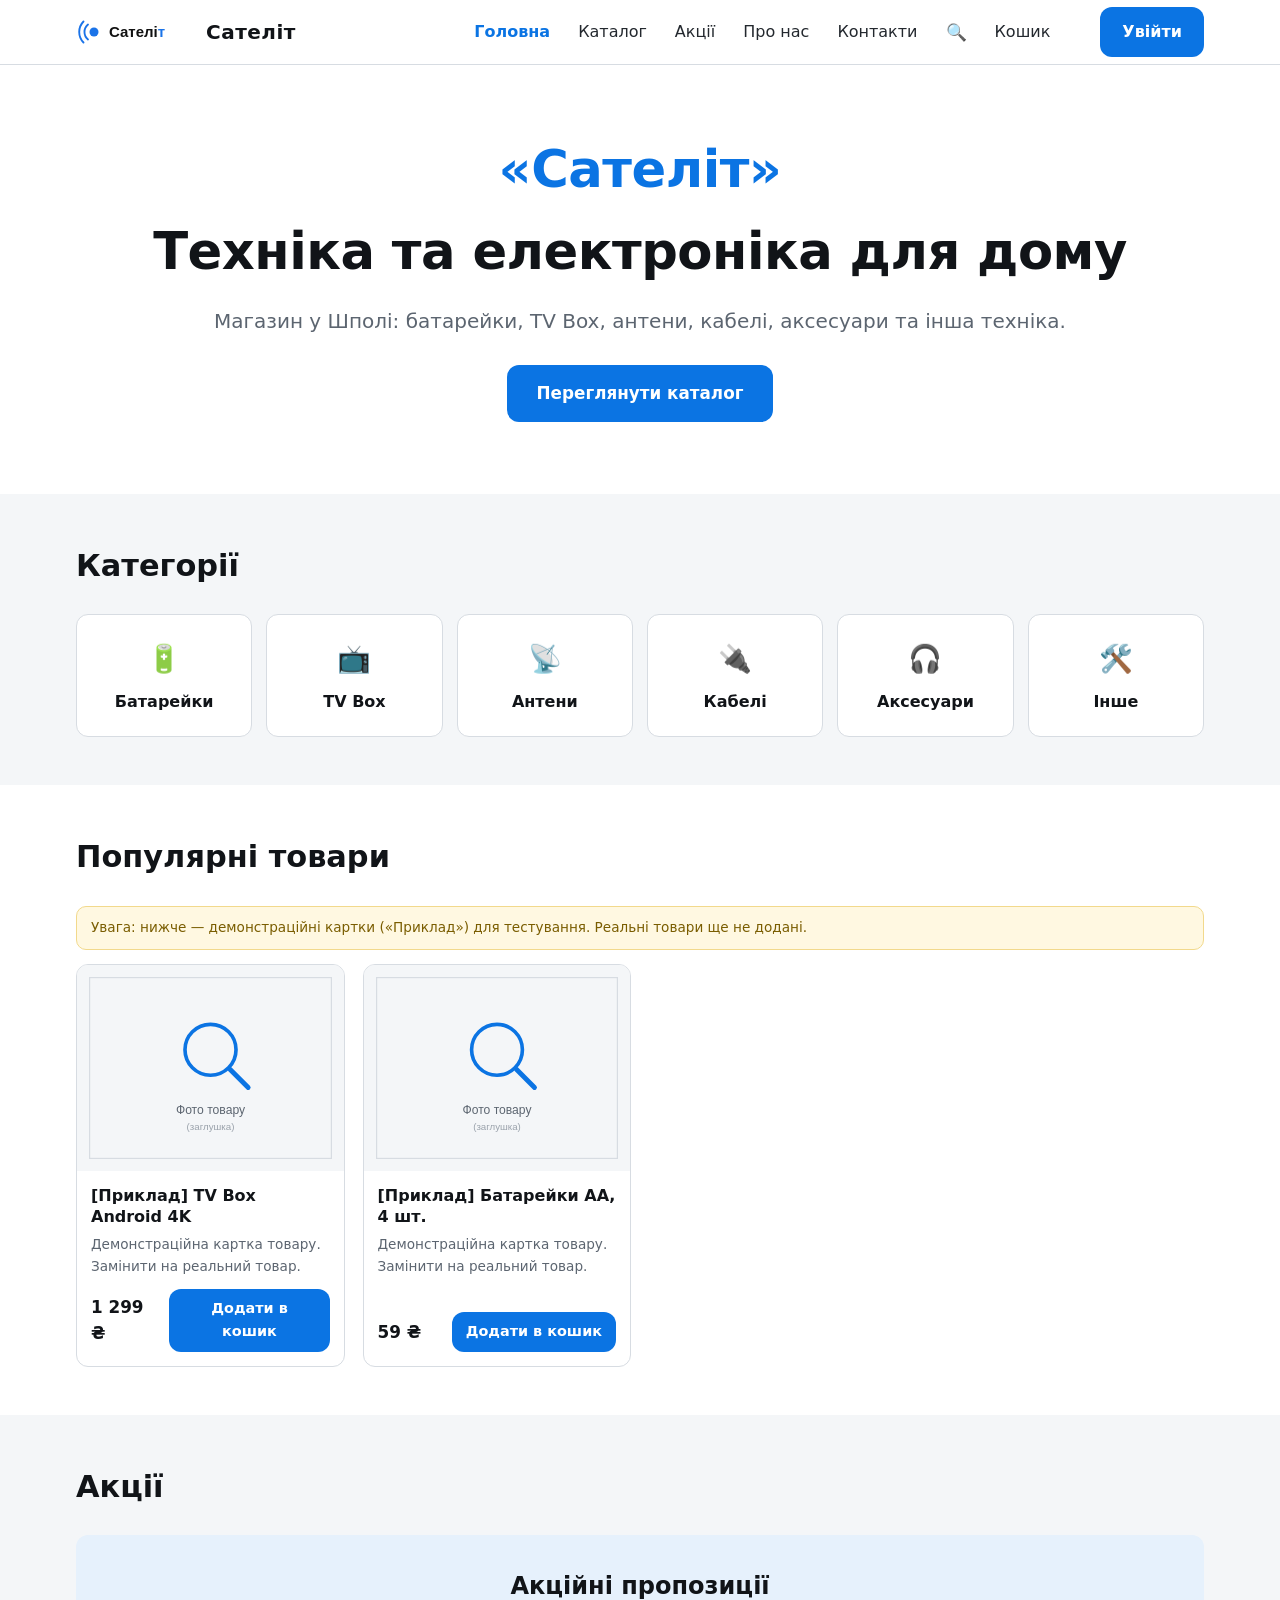
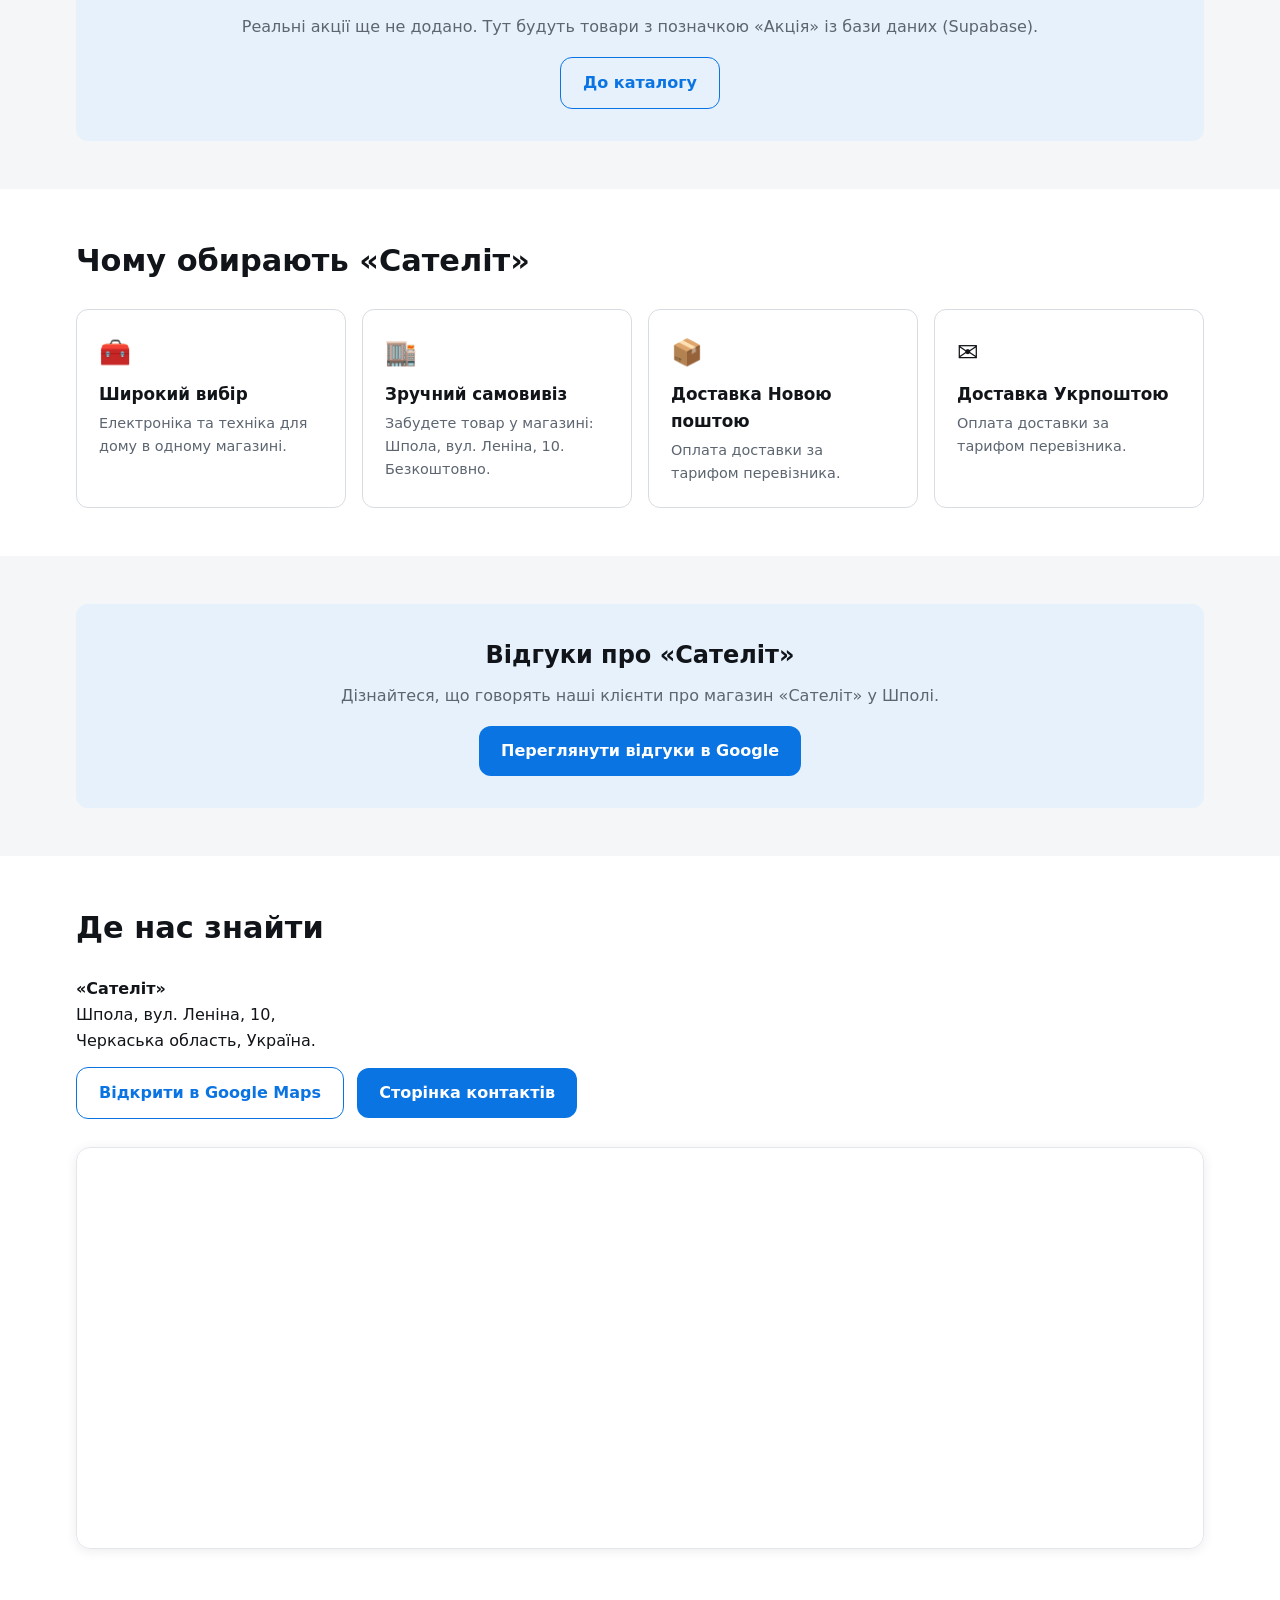
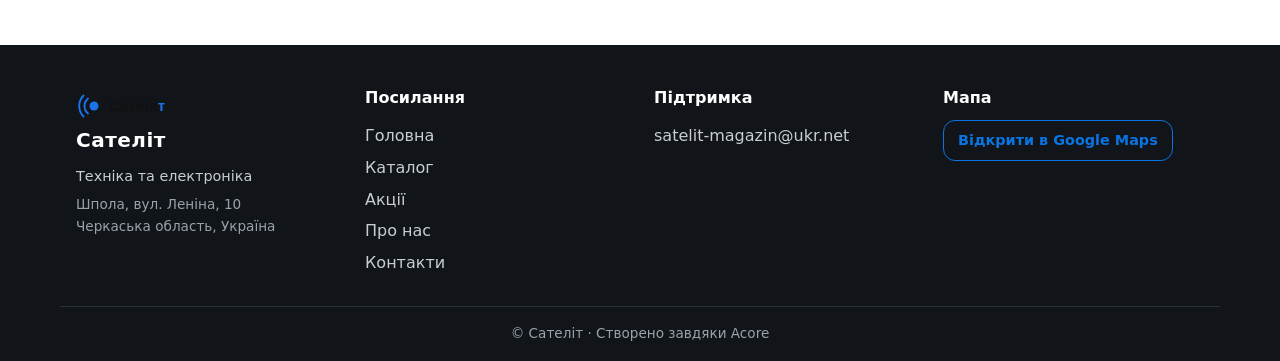
<file: index.html>
<!DOCTYPE html>
<html lang="uk">
<head>
  <meta charset="UTF-8">
  <meta name="viewport" content="width=device-width, initial-scale=1.0">
  <title>Сателіт — техніка та електроніка у Шполі</title>
  <meta name="description" content="Магазин техніки та електроніки «Сателіт» у Шполі. Батарейки, TV Box, антени, кабелі, аксесуари та інші товари.">
  <link rel="icon" href="assets/logo.svg" type="image/png">
  <!-- Open Graph (базові метадані) -->
  <meta property="og:title" content="Сателіт — техніка та електроніка у Шполі">
  <meta property="og:description" content="Магазин техніки та електроніки «Сателіт» у Шполі. Батарейки, TV Box, антени, кабелі, аксесуари та інші товари.">
  <meta property="og:type" content="website">
  <meta property="og:image" content="assets/logo.svg">
  <meta property="og:locale" content="uk_UA">
  <link rel="stylesheet" href="style.css">
  <script type="module" src="app.js"></script>
</head>
<body>
  <div id="header-mount"></div>

  <main>
    <!-- Hero -->
    <section class="hero container">
      <h1><span class="accent">«Сателіт»</span><br>Техніка та електроніка для дому</h1>
      <p>Магазин у Шполі: батарейки, TV Box, антени, кабелі, аксесуари та інша техніка.</p>
      <a href="catalog.html" class="btn btn-primary btn-lg">Переглянути каталог</a>
    </section>

    <!-- Категорії -->
    <section class="section section-alt" id="categories">
      <div class="container">
        <h2 class="section-title">Категорії</h2>
        <div class="category-grid">
          <a class="category-card" href="catalog.html?cat=batteries"><span class="cat-icon">🔋</span>Батарейки</a>
          <a class="category-card" href="catalog.html?cat=tvbox"><span class="cat-icon">📺</span>TV Box</a>
          <a class="category-card" href="catalog.html?cat=antennas"><span class="cat-icon">📡</span>Антени</a>
          <a class="category-card" href="catalog.html?cat=cables"><span class="cat-icon">🔌</span>Кабелі</a>
          <a class="category-card" href="catalog.html?cat=accessories"><span class="cat-icon">🎧</span>Аксесуари</a>
          <a class="category-card" href="catalog.html?cat=other"><span class="cat-icon">🛠️</span>Інше</a>
        </div>
      </div>
    </section>

    <!-- Популярні товари -->
    <section class="section" id="popular">
      <div class="container">
        <h2 class="section-title">Популярні товари</h2>
        <div class="demo-note">Увага: нижче — демонстраційні картки («Приклад») для тестування. Реальні товари ще не додані.</div>
        <div class="product-grid" id="featured-grid"><!-- рендериться з products.js --></div>
      </div>
    </section>

    <!-- Акції -->
    <section class="section section-alt" id="sales">
      <div class="container">
        <h2 class="section-title">Акції</h2>
        <div class="cta-box">
          <h2>Акційні пропозиції</h2>
          <p>Реальні акції ще не додано. Тут будуть товари з позначкою «Акція» із бази даних (Supabase).</p>
          <a href="catalog.html" class="btn btn-outline">До каталогу</a>
        </div>
      </div>
    </section>

    <!-- Переваги -->
    <section class="section" id="about">
      <div class="container">
        <h2 class="section-title">Чому обирають «Сателіт»</h2>
        <div class="features-grid">
          <div class="feature">
            <div class="feat-icon">🧰</div>
            <h3>Широкий вибір</h3>
            <p>Електроніка та техніка для дому в одному магазині.</p>
          </div>
          <div class="feature">
            <div class="feat-icon">🏬</div>
            <h3>Зручний самовивіз</h3>
            <p>Забудете товар у магазині: Шпола, вул. Леніна, 10. Безкоштовно.</p>
          </div>
          <div class="feature">
            <div class="feat-icon">📦</div>
            <h3>Доставка Новою поштою</h3>
            <p>Оплата доставки за тарифом перевізника.</p>
          </div>
          <div class="feature">
            <div class="feat-icon">✉️</div>
            <h3>Доставка Укрпоштою</h3>
            <p>Оплата доставки за тарифом перевізника.</p>
          </div>
        </div>
      </div>
    </section>

    <!-- Відгуки -->
    <section class="section section-alt" id="reviews">
      <div class="container">
        <div class="cta-box">
          <h2>Відгуки про «Сателіт»</h2>
          <p>Дізнайтеся, що говорять наші клієнти про магазин «Сателіт» у Шполі.</p>
          <a href="https://www.google.com/maps/place/%D0%9C%D0%B0%D0%B3%D0%B0%D0%B7%D0%B8%D0%BD+%22%D0%A1%D0%B0%D1%82%D0%B5%D0%BB%D1%96%D1%82%22/@49.0113539,31.3918269,336m/data=!3m1!1e3!4m17!1m8!3m7!1s0x40d17775f1491717:0xab36193c2da13de2!2z0LLRg9C70LjRhtGPINCb0LXQvdGW0L3QsCwgMTAsINCo0L_QvtC70LAsINCn0LXRgNC60LDRgdGM0LrQsCDQvtCx0LvQsNGB0YLRjCwgMjA2MDA!3b1!8m2!3d49.0113634!4d31.3927529!16s%2Fg%2F11p5zj7tl_!3m7!1s0x40d177b040f2557f:0x8bf52c4828e7bc8b!8m2!3d49.0113634!4d31.3927529!9m1!1b1!16s%2Fg%2F11f0333sd3?entry=ttu" target="_blank" rel="noopener" class="btn btn-primary">
            Переглянути відгуки в Google
          </a>
        </div>
      </div>
    </section>

    <!-- Контакти + мапа -->
    <section class="section" id="contacts-short">
      <div class="container">
        <h2 class="section-title">Де нас знайти</h2>
        <p><strong>«Сателіт»</strong><br>
        Шпола, вул. Леніна, 10,<br>
        Черкаська область, Україна.</p>
        <p style="margin-top:14px;">
          <a class="btn btn-outline" href="https://www.google.com/maps/place/%D0%9C%D0%B0%D0%B3%D0%B0%D0%B7%D0%B8%D0%BD+%22%D0%A1%D0%B0%D1%82%D0%B5%D0%BB%D1%96%D1%82%22/@49.0113539,31.3918269,336m/data=!3m1!1e3!4m17!1m8!3m7!1s0x40d17775f1491717:0xab36193c2da13de2!2z0LLRg9C70LjRhtGPINCb0LXQvdGW0L3QsCwgMTAsINCo0L_QvtC70LAsINCn0LXRgNC60LDRgdGM0LrQsCDQvtCx0LvQsNGB0YLRjCwgMjA2MDA!3b1!8m2!3d49.0113634!4d31.3927529!16s%2Fg%2F11p5zj7tl_!3m7!1s0x40d177b040f2557f:0x8bf52c4828e7bc8b!8m2!3d49.0113634!4d31.3927529!9m1!1b1!16s%2Fg%2F11f0333sd3?entry=ttu" target="_blank" rel="noopener">Відкрити в Google Maps</a>
          <a class="btn btn-primary" href="contacts.html" style="margin-left:8px;">Сторінка контактів</a>
        </p>
        <div class="map-wrap">
          <iframe
            class="map-frame"
            src="https://maps.google.com/maps?q=%D0%9C%D0%B0%D0%B3%D0%B0%D0%B7%D0%B8%D0%BD%20%D0%A1%D0%B0%D1%82%D0%B5%D0%BB%D1%96%D1%82%2C%20%D0%B2%D1%83%D0%BB.%20%D0%9B%D0%B5%D0%BD%D1%96%D0%BD%D0%B0%2010%2C%20%D0%A8%D0%BF%D0%BE%D0%BB%D0%B0%2C%20%D0%A7%D0%B5%D1%80%D0%BA%D0%B0%D1%81%D1%8C%D0%BA%D0%B0%20%D0%BE%D0%B1%D0%BB%D0%B0%D1%81%D1%82%D1%8C&ll=49.0113634,31.3927529&z=17&output=embed"
            width="100%"
            height="400"
            style="border:0;"
            allowfullscreen=""
            loading="lazy"
            referrerpolicy="no-referrer-when-downgrade"
            title="Мапа: Сателіт, Шпола, вул. Леніна, 10">
          </iframe>
        </div>
      </div>
    </section>
  </main>

  <div id="footer-mount"></div>

  <script type="module">
    // Рендер популярних товарів із products.js
    import { getProducts } from "./products.js";
    import { productCardHTML, bindAddToCartButtons } from "./app.js";

    const grid = document.getElementById("featured-grid");
    getProducts().then((products) => {
      const featured = products.filter((p) => p.featured);
      grid.innerHTML = featured.map(productCardHTML).join("");
      bindAddToCartButtons(grid);
    });
  </script>
</body>
</html>
</file>
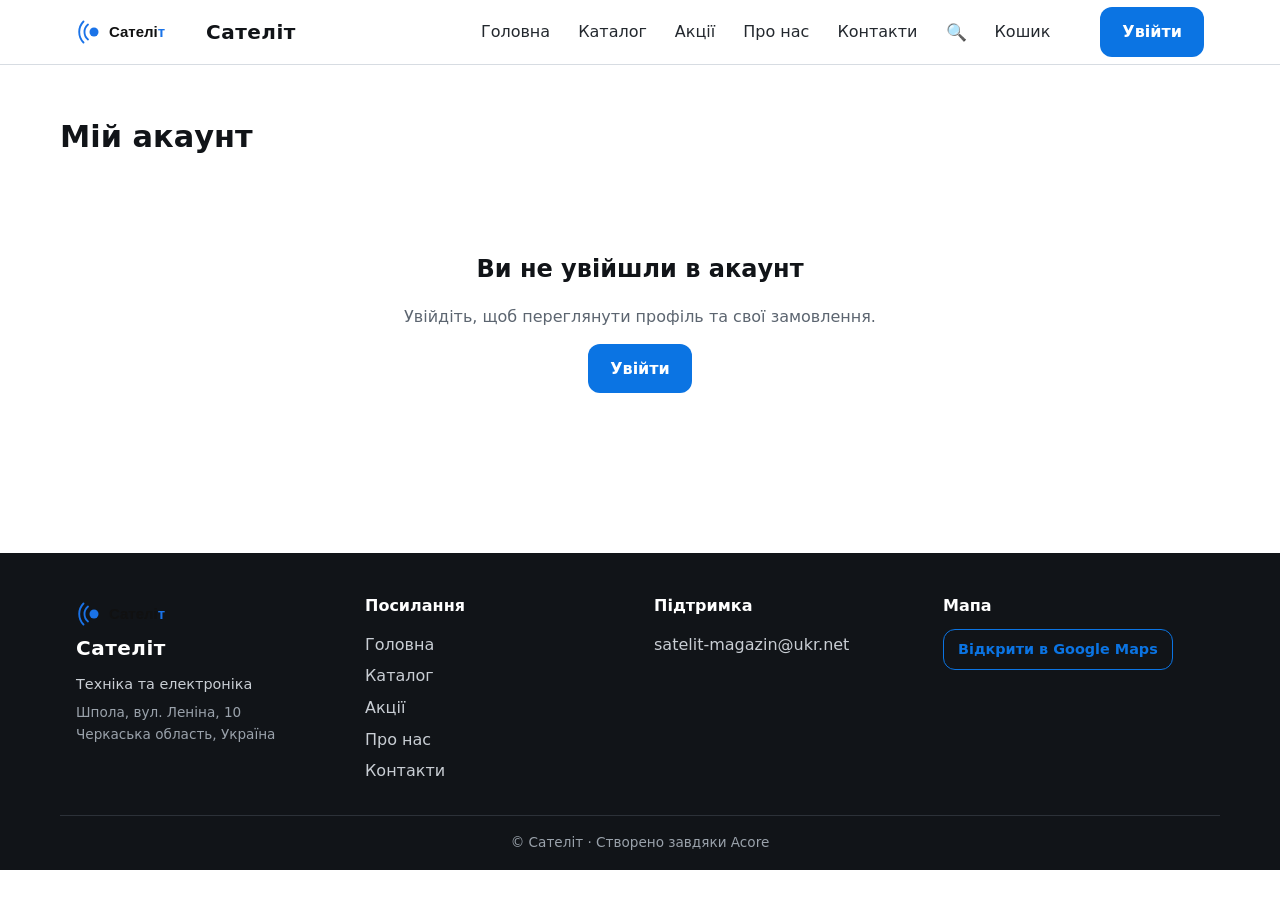
<file: account.html>
<!DOCTYPE html>
<html lang="uk">
<head>
  <meta charset="UTF-8">
  <meta name="viewport" content="width=device-width, initial-scale=1.0">
  <title>Мій акаунт — Сателіт</title>
  <meta name="description" content="Особистий кабінет клієнта магазину «Сателіт»: профіль та замовлення.">
  <link rel="icon" href="assets/logo.svg" type="image/svg+xml">
  <link rel="stylesheet" href="style.css">
  <script type="module" src="app.js"></script>
</head>
<body>
  <div id="header-mount"></div>

  <main class="container section">
    <h1 class="section-title">Мій акаунт</h1>

    <div id="account-guest" hidden>
      <div class="empty-state">
        <h2>Ви не увійшли в акаунт</h2>
        <p>Увійдіть, щоб переглянути профіль та свої замовлення.</p>
        <a href="login.html" class="btn btn-primary" style="margin-top:14px;">Увійти</a>
      </div>
    </div>

    <div id="account-body" hidden>
      <section class="section-alt" style="border-radius:12px;padding:22px;margin-bottom:18px;">
        <h2 style="font-size:1.1rem;margin-bottom:10px;">Дані профілю</h2>
        <ul class="info-list">
          <li><strong>Email:</strong> <span id="acc-email">—</span></li>
          <li><strong>Ім'я:</strong> <span id="acc-name">—</span></li>
          <li><strong>Телефон:</strong> <span id="acc-phone">—</span></li>
        </ul>
      </section>

      <!-- Панель адміністратора: видно лише адмінам -->
      <section id="admin-panel" hidden style="border-radius:12px;border:1px solid var(--blue);padding:22px;margin-bottom:18px;background:var(--blue-light);">
        <h2 style="font-size:1.1rem;margin-bottom:10px;">Адмін: додавання товарів із таблиці</h2>
        <p style="font-size:.9rem;margin-bottom:10px;">Завантажте .xlsx / .xls / .csv (колони: Назва, Ціна, Категорія, Опис, Фото, Залишок). Кожен рядок перевіряє ШІ gemma.</p>
        <input type="file" id="import-file" accept=".xlsx,.xls,.csv" class="field-input" style="margin-bottom:10px;">
        <label class="radio-row"><input type="checkbox" id="import-ai" checked> Перевіряти рядки через ШІ (gemma)</label>
        <button class="btn btn-primary" id="import-btn" type="button">Імпортувати товари</button>
        <pre id="import-result" style="white-space:pre-wrap;font-size:.85rem;margin-top:10px;"></pre>
      </section>

      <section style="border-radius:12px;border:1px solid var(--gray-300);padding:22px;margin-bottom:18px;">
        <h2 style="font-size:1.1rem;margin-bottom:10px;">Мої замовлення</h2>
        <p class="demo-note" id="orders-note">Тут з'явиться історія ваших замовлень.</p>
        <ul id="orders-list" class="info-list"></ul>
      </section>

      <button class="btn btn-outline" id="logout-btn">Вийти</button>
    </div>
  </main>

  <div id="footer-mount"></div>

  <script type="module">
    import { getCurrentUser, signOutUser, getMyOrders } from "./auth.js";
    import { formatPrice } from "./products.js";
    import { importProductsTable } from "./backend.js";

    const guest = document.getElementById("account-guest");
    const body = document.getElementById("account-body");

    const user = await getCurrentUser();
    if (!user) {
      guest.hidden = false;
    } else {
      body.hidden = false;
      document.getElementById("acc-email").textContent = user.email || "—";
      document.getElementById("acc-name").textContent = user.displayName || "—";
      document.getElementById("acc-phone").textContent = user.phone || "—";

      if (user.isAdmin) {
        const panel = document.getElementById("admin-panel");
        panel.hidden = false;
        document.getElementById("import-btn").addEventListener("click", async () => {
          const fileEl = document.getElementById("import-file");
          const out = document.getElementById("import-result");
          if (!fileEl.files[0]) { out.textContent = "Спершу оберіть файл таблиці."; return; }
          out.textContent = "Імпортую… (ШІ-перевірка може зайняти час)";
          try {
            const res = await importProductsTable(fileEl.files[0], document.getElementById("import-ai").checked);
            let txt = `Додано: ${res.added}\n`;
            if (res.skipped?.length) txt += "Пропущено:\n" + res.skipped.map(s => `  ряд. ${s.row}: ${s.reason}`).join("\n") + "\n";
            if (res.aiRejected?.length) txt += "Відхилено ШІ (gemma):\n" + res.aiRejected.map(s => `  ряд. ${s.row} «${s.name}»: ${s.reason}`).join("\n") + "\n";
            out.textContent = txt;
          } catch (err) {
            out.textContent = "Помилка імпорту: " + err.message;
          }
        });
      }

      try {
        const orders = await getMyOrders();
        const list = document.getElementById("orders-list");
        const note = document.getElementById("orders-note");
        if (orders.length === 0) {
          note.textContent = "У вас ще немає замовлень.";
        } else {
          note.hidden = true;
          for (const o of orders) {
            const li = document.createElement("li");
            const date = new Date(o.createdAt).toLocaleDateString("uk-UA");
            const itemsCount = Array.isArray(o.items) ? o.items.length : 0;
            li.innerHTML = `<strong>Замовлення від ${date}</strong> — ${itemsCount} поз. · ${formatPrice(o.total)} · статус: ${o.status}`;
            list.appendChild(li);
          }
        }
      } catch (err) {
        console.error(err);
        document.getElementById("orders-note").textContent =
          "Не вдалося завантажити замовлення. Спробуйте оновити сторінку.";
      }
    }

    document.getElementById("logout-btn").addEventListener("click", async () => {
      await signOutUser();
      location.href = "index.html";
    });
  </script>
</body>
</html>
</file>
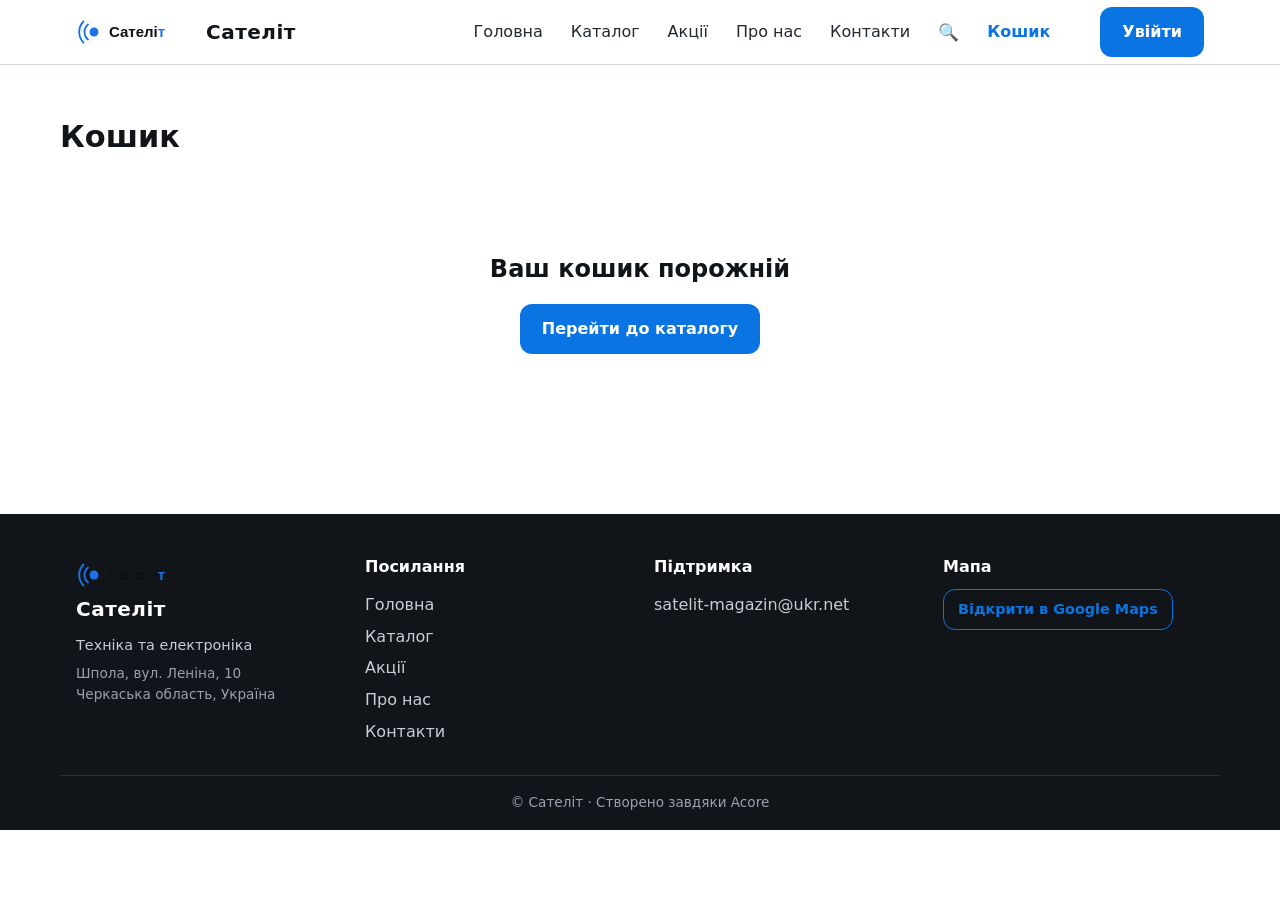
<file: cart.html>
<!DOCTYPE html>
<html lang="uk">
<head>
  <meta charset="UTF-8">
  <meta name="viewport" content="width=device-width, initial-scale=1.0">
  <title>Кошик — Сателіт</title>
  <meta name="description" content="Кошик магазину «Сателіт»: товари, кількість та сума замовлення у гривнях.">
  <link rel="icon" href="assets/logo.svg" type="image/png">
  <meta property="og:title" content="Кошик — Сателіт">
  <meta property="og:type" content="website">
  <meta property="og:image" content="assets/logo.svg">
  <meta property="og:locale" content="uk_UA">
  <link rel="stylesheet" href="style.css">
  <script type="module" src="app.js"></script>
</head>
<body>
  <div id="header-mount"></div>

  <main class="container section">
    <h1 class="section-title">Кошик</h1>
    <div id="cart-content"><!-- рендериться --></div>
  </main>

  <div id="footer-mount"></div>

  <script type="module">
    import { getCart, saveCart } from "./app.js";
    import { formatPrice } from "./products.js";

    const mount = document.getElementById("cart-content");

    function render() {
      const cart = getCart();

      if (cart.length === 0) {
        mount.innerHTML = `
          <div class="empty-state">
            <h2>Ваш кошик порожній</h2>
            <a href="catalog.html" class="btn btn-primary">Перейти до каталогу</a>
          </div>`;
        return;
      }

      const rows = cart.map((item) => `
        <tr>
          <td>${item.name}</td>
          <td>
            <span class="qty-controls">
              <button class="qty-btn" data-action="dec" data-id="${item.id}" aria-label="Менше">−</button>
              ${item.qty}
              <button class="qty-btn" data-action="inc" data-id="${item.id}" aria-label="Більше">+</button>
            </span>
          </td>
          <td>${formatPrice(item.price * item.qty)}</td>
          <td><button class="qty-btn" data-action="remove" data-id="${item.id}" aria-label="Видалити">✕</button></td>
        </tr>`).join("");

      const total = cart.reduce((s, i) => s + i.price * i.qty, 0);

      mount.innerHTML = `
        <table class="cart-table">
          <thead><tr><th>Товар</th><th>Кількість</th><th>Ціна</th><th></th></tr></thead>
          <tbody>${rows}</tbody>
        </table>
        <div class="cart-summary">
          <p class="cart-total">Разом: ${formatPrice(total)}</p>
          <a href="checkout.html" class="btn btn-primary btn-lg">Оформити замовлення</a>
        </div>`;

      mount.querySelectorAll("[data-action]").forEach((btn) => {
        btn.addEventListener("click", () => {
          const cart = getCart();
          const item = cart.find((i) => i.id === btn.dataset.id);
          if (!item) return;
          if (btn.dataset.action === "inc") item.qty += 1;
          if (btn.dataset.action === "dec") item.qty = Math.max(1, item.qty - 1);
          if (btn.dataset.action === "remove") {
            const idx = cart.indexOf(item);
            cart.splice(idx, 1);
          }
          saveCart(cart);
          render();
        });
      });
    }

    render();
  </script>
</body>
</html>
</file>
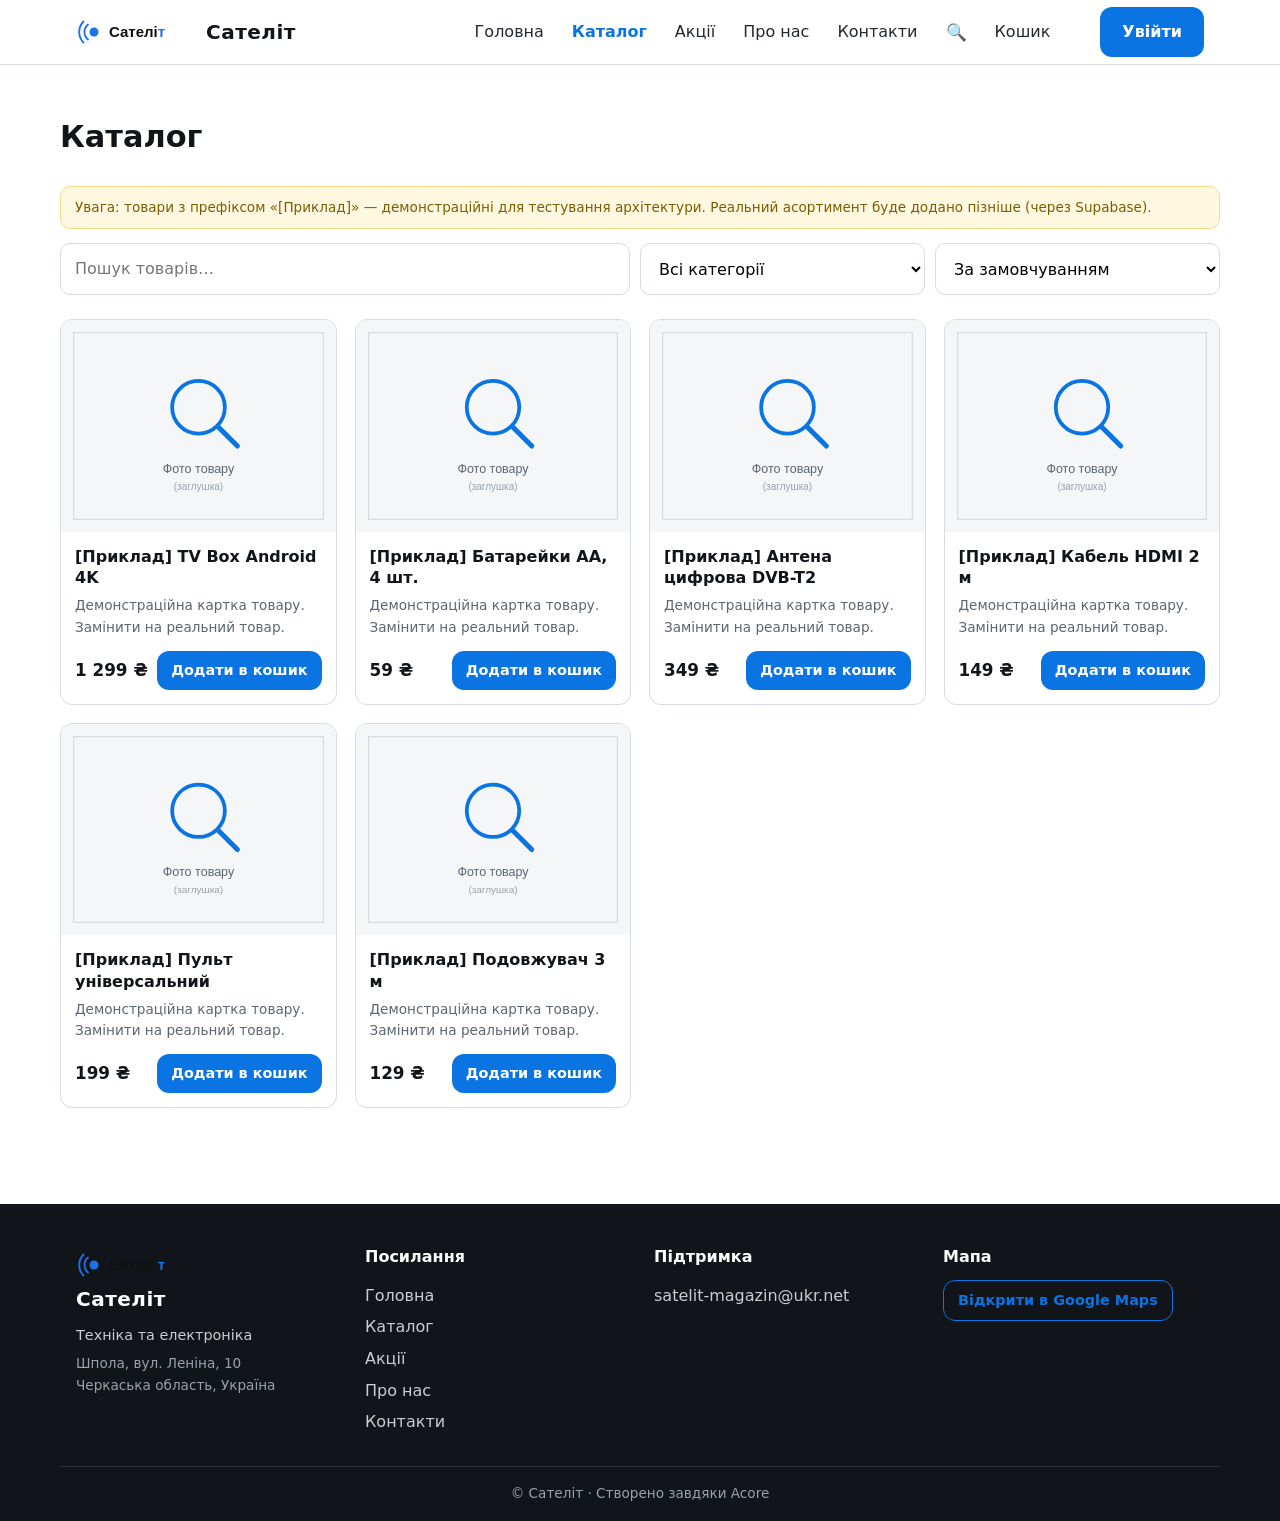
<file: catalog.html>
<!DOCTYPE html>
<html lang="uk">
<head>
  <meta charset="UTF-8">
  <meta name="viewport" content="width=device-width, initial-scale=1.0">
  <title>Каталог — Сателіт | Техніка та електроніка у Шполі</title>
  <meta name="description" content="Каталог магазину «Сателіт»: батарейки, TV Box, антени, кабелі, аксесуари та інша електроніка. Ціни у гривнях.">
  <link rel="icon" href="assets/logo.svg" type="image/png">
  <meta property="og:title" content="Каталог — Сателіт">
  <meta property="og:description" content="Каталог техніки та електроніки магазину «Сателіт» у Шполі.">
  <meta property="og:type" content="website">
  <meta property="og:image" content="assets/logo.svg">
  <meta property="og:locale" content="uk_UA">
  <link rel="stylesheet" href="style.css">
  <script type="module" src="app.js"></script>
</head>
<body>
  <div id="header-mount"></div>

  <main class="container section">
    <h1 class="section-title">Каталог</h1>

    <div class="demo-note">Увага: товари з префіксом «[Приклад]» — демонстраційні для тестування архітектури. Реальний асортимент буде додано пізніше (через Supabase).</div>

    <!-- Панель фільтрів -->
    <div class="catalog-toolbar">
      <input type="search" id="search-input" class="field-input" placeholder="Пошук товарів…" aria-label="Пошук">
      <select id="category-select" class="field-input" aria-label="Категорія">
        <option value="">Всі категорії</option>
      </select>
      <select id="sort-select" class="field-input" aria-label="Сортування">
        <option value="default">За замовчуванням</option>
        <option value="price-asc">Ціна: від дешевших</option>
        <option value="price-desc">Ціна: від дорожчих</option>
        <option value="name">За назвою</option>
      </select>
    </div>

    <div class="product-grid" id="catalog-grid"></div>
    <p id="no-results" class="empty-state" hidden>Нічого не знайдено. Спробуйте змінити запит.</p>
  </main>

  <div id="footer-mount"></div>

  <script type="module">
    import { getProducts, CATEGORIES } from "./products.js";
    import { productCardHTML, bindAddToCartButtons } from "./app.js";

    const grid = document.getElementById("catalog-grid");
    const searchInput = document.getElementById("search-input");
    const catSelect = document.getElementById("category-select");
    const sortSelect = document.getElementById("sort-select");
    const noResults = document.getElementById("no-results");

    let allProducts = [];

    // Заповнити список категорій
    CATEGORIES.forEach((c) => {
      const opt = document.createElement("option");
      opt.value = c.id;
      opt.textContent = c.name;
      catSelect.appendChild(opt);
    });

    // Категорія з URL (?cat=tvbox) — для посилань із головної
    const urlCat = new URLSearchParams(location.search).get("cat");
    if (urlCat && CATEGORIES.some((c) => c.id === urlCat)) catSelect.value = urlCat;

    function render() {
      const q = searchInput.value.trim().toLowerCase();
      const cat = catSelect.value;
      const sort = sortSelect.value;

      let list = allProducts.filter((p) => {
        const matchCat = !cat || p.category === cat;
        const matchQ = !q || p.name.toLowerCase().includes(q) || p.description.toLowerCase().includes(q);
        return matchCat && matchQ;
      });

      if (sort === "price-asc") list.sort((a, b) => a.price - b.price);
      if (sort === "price-desc") list.sort((a, b) => b.price - a.price);
      if (sort === "name") list.sort((a, b) => a.name.localeCompare(b.name, "uk"));

      grid.innerHTML = list.map(productCardHTML).join("");
      noResults.hidden = list.length > 0;
      bindAddToCartButtons(grid);
    }

    getProducts().then((products) => {
      allProducts = products;
      render();
    });

    searchInput.addEventListener("input", render);
    catSelect.addEventListener("change", render);
    sortSelect.addEventListener("change", render);
  </script>
</body>
</html>
</file>
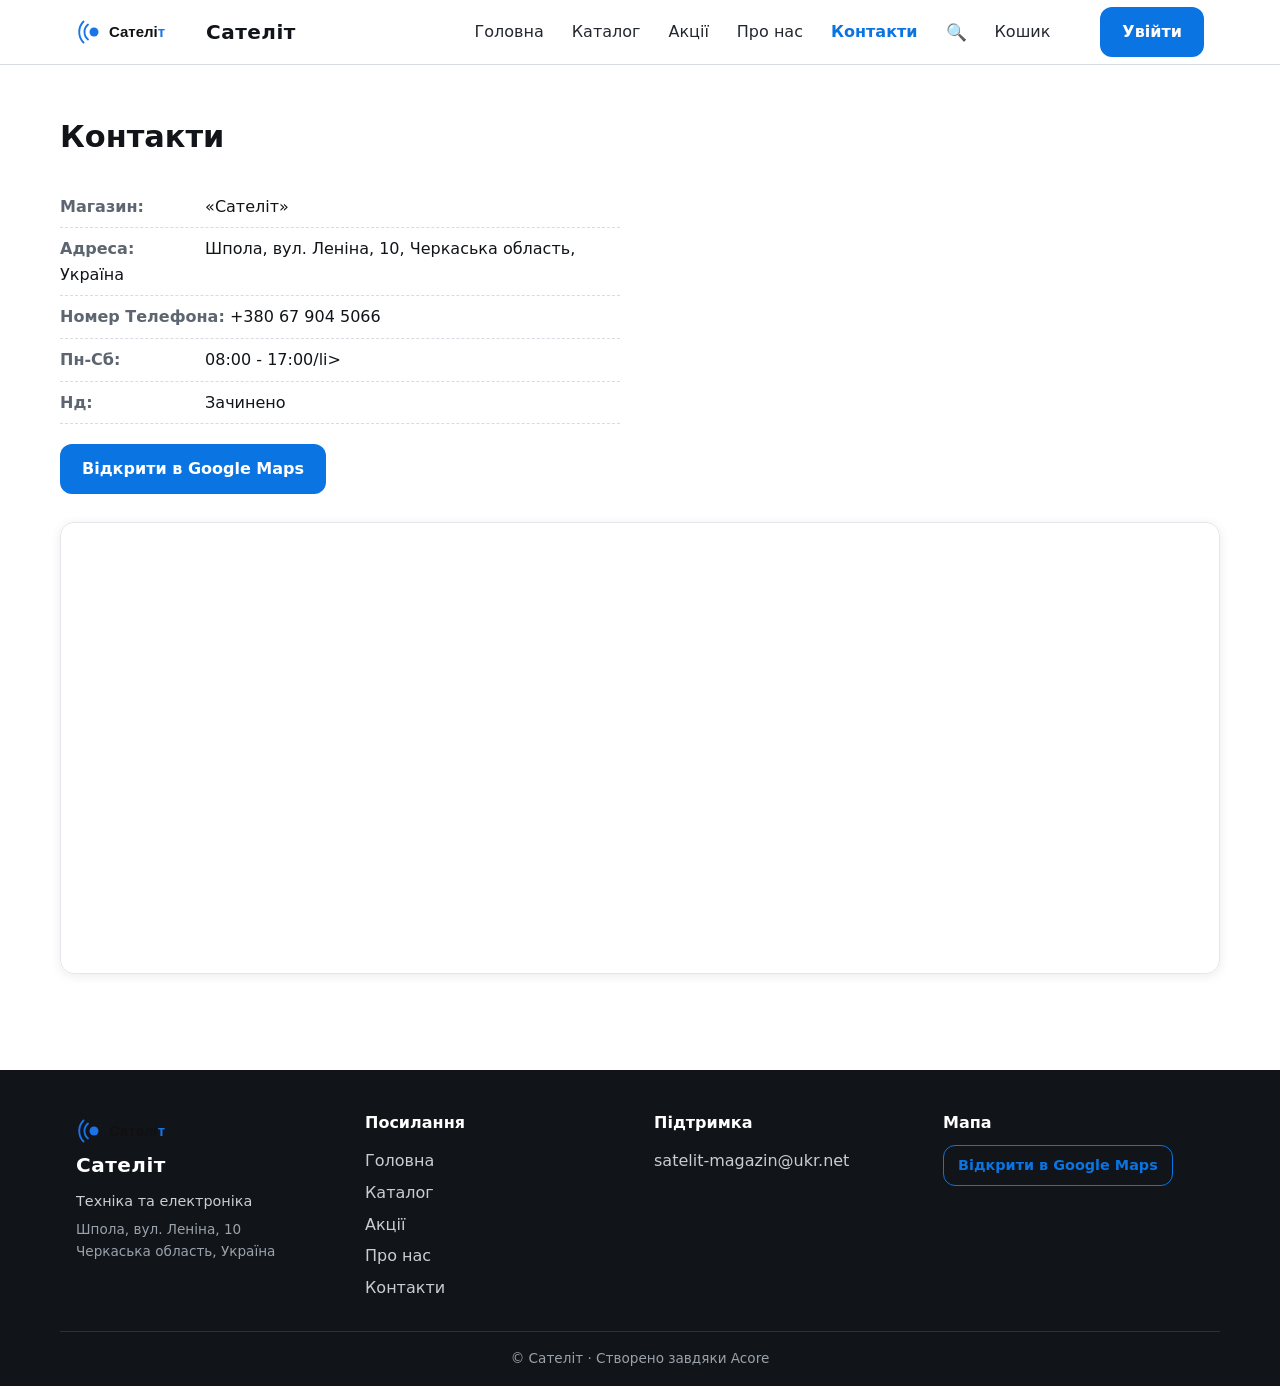
<file: contacts.html>
<!DOCTYPE html>
<html lang="uk">
<head>
  <meta charset="UTF-8">
  <meta name="viewport" content="width=device-width, initial-scale=1.0">
  <title>Контакти — Сателіт | Шпола, вул. Леніна, 10</title>
  <meta name="description" content="Контакти магазину «Сателіт»: Шпола, вул. Леніна, 10, Черкаська область. Відкрити в Google Maps.">
  <link rel="icon" href="assets/logo.svg" type="image/png">
  <meta property="og:title" content="Контакти — Сателіт">
  <meta property="og:description" content="Магазин «Сателіт», Шпола, вул. Леніна, 10, Черкаська область.">
  <meta property="og:type" content="website">
  <meta property="og:image" content="assets/logo.svg">
  <meta property="og:locale" content="uk_UA">
  <link rel="stylesheet" href="style.css">
  <script type="module" src="app.js"></script>
</head>
<body>
  <div id="header-mount"></div>

  <main class="container section">
    <h1 class="section-title">Контакти</h1>

    <div style="max-width:560px;">
      <ul class="info-list">
        <li><strong>Магазин:</strong> «Сателіт»</li>
        <li><strong>Адреса:</strong> Шпола, вул. Леніна, 10, Черкаська область, Україна</li>
        <li><strong>Номер Телефона:</strong> +380 67 904 5066 </li>
        <li><strong>Пн-Сб:</strong> 08:00 - 17:00/li>
        <li><strong>Нд:</strong> Зачинено </li>
      </ul>
      <!-- Телефон і графік роботи свідомо НЕ вказані: власник ще не надав ці дані -->

      <p style="margin-top:20px;">
        <a class="btn btn-primary" href="https://www.google.com/maps/place/%D0%9C%D0%B0%D0%B3%D0%B0%D0%B7%D0%B8%D0%BD+%22%D0%A1%D0%B0%D1%82%D0%B5%D0%BB%D1%96%D1%82%22/@49.0113539,31.3918269,336m/data=!3m1!1e3!4m17!1m8!3m7!1s0x40d17775f1491717:0xab36193c2da13de2!2z0LLRg9C70LjRhtGPINCb0LXQvdGW0L3QsCwgMTAsINCo0L_QvtC70LAsINCn0LXRgNC60LDRgdGM0LrQsCDQvtCx0LvQsNGB0YLRjCwgMjA2MDA!3b1!8m2!3d49.0113634!4d31.3927529!16s%2Fg%2F11p5zj7tl_!3m7!1s0x40d177b040f2557f:0x8bf52c4828e7bc8b!8m2!3d49.0113634!4d31.3927529!9m1!1b1!16s%2Fg%2F11f0333sd3?entry=ttu" target="_blank" rel="noopener">
          Відкрити в Google Maps
        </a>
      </p>
    </div>

    <!-- Мапа розташування магазину -->
    <div class="map-wrap">
      <iframe
        class="map-frame"
        src="https://maps.google.com/maps?q=%D0%9C%D0%B0%D0%B3%D0%B0%D0%B7%D0%B8%D0%BD%20%D0%A1%D0%B0%D1%82%D0%B5%D0%BB%D1%96%D1%82%2C%20%D0%B2%D1%83%D0%BB.%20%D0%9B%D0%B5%D0%BD%D1%96%D0%BD%D0%B0%2010%2C%20%D0%A8%D0%BF%D0%BE%D0%BB%D0%B0%2C%20%D0%A7%D0%B5%D1%80%D0%BA%D0%B0%D1%81%D1%8C%D0%BA%D0%B0%20%D0%BE%D0%B1%D0%BB%D0%B0%D1%81%D1%82%D1%8C&ll=49.0113634,31.3927529&z=17&output=embed"
        width="100%"
        height="450"
        style="border:0;"
        allowfullscreen=""
        loading="lazy"
        referrerpolicy="no-referrer-when-downgrade"
        title="Мапа: Сателіт, Шпола, вул. Леніна, 10">
      </iframe>
    </div>
  </main>

  <div id="footer-mount"></div>
</body>
</html>
</file>
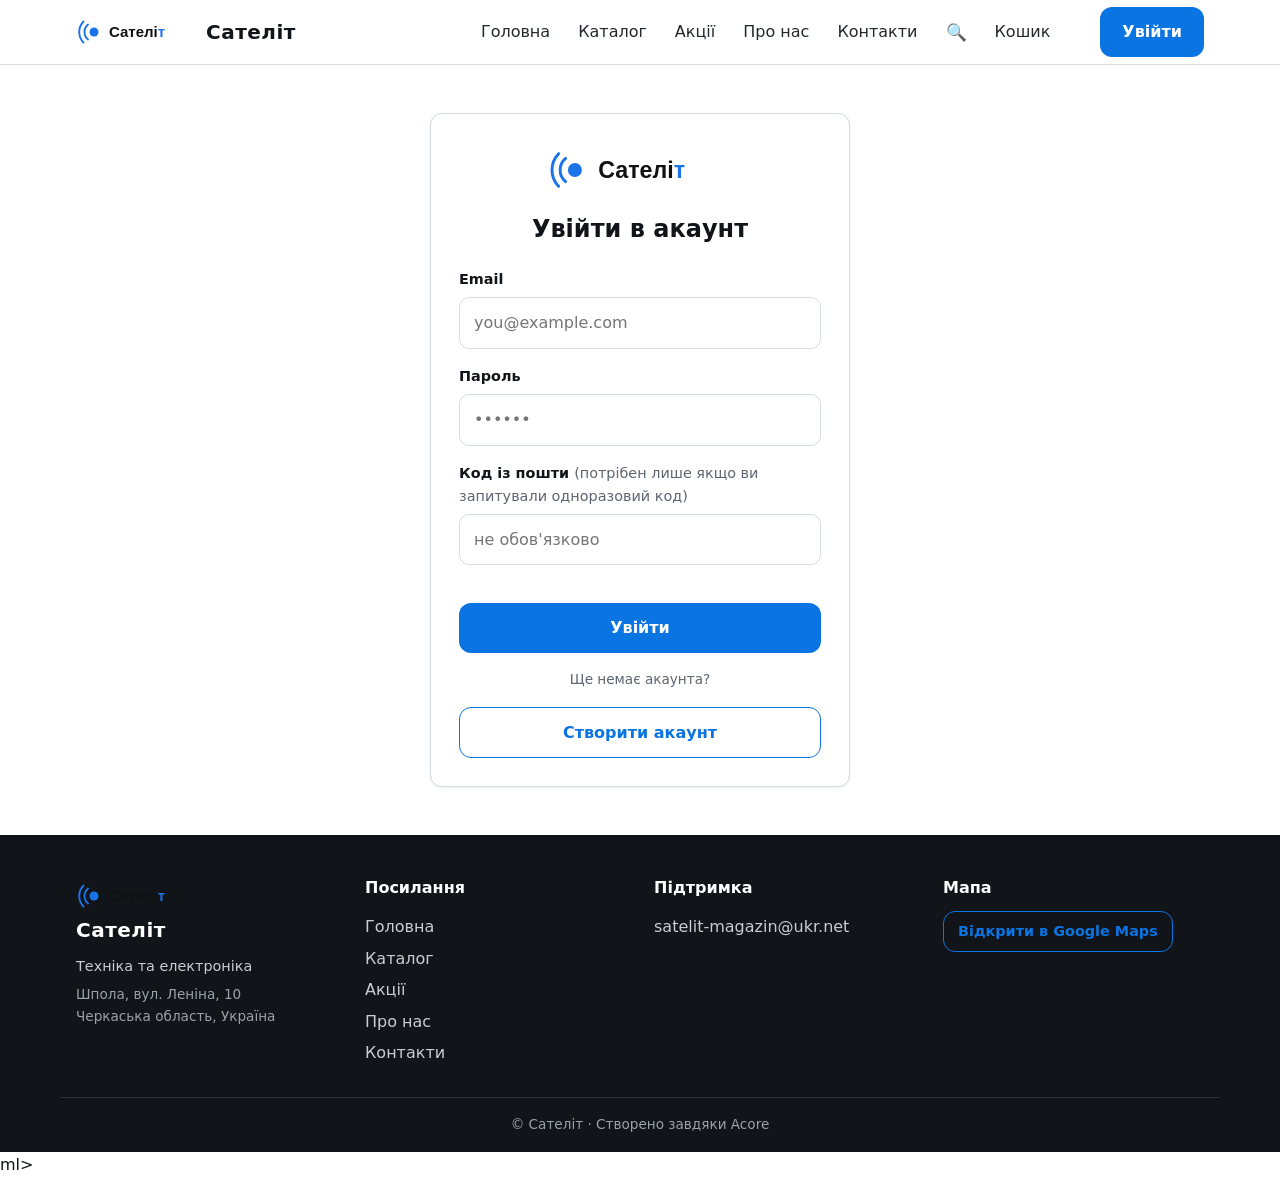
<file: login.html>
<!DOCTYPE html>
<html lang="uk">
<head>
  <meta charset="UTF-8">
  <meta name="viewport" content="width=device-width, initial-scale=1.0">
  <title>Вхід — Сателіт</title>
  <meta name="description" content="Вхід в акаунт магазину «Сателіт»: email і пароль.">
  <link rel="icon" href="assets/logo.svg" type="image/svg+xml">
  <link rel="stylesheet" href="style.css">
  <script type="module" src="app.js"></script>
</head>
<body>
  <div id="header-mount"></div>

  <main class="container">
    <div class="form-card">
      <img src="assets/logo.svg" alt="Логотип Сателіт" style="height:56px;margin:0 auto 12px;">
      <h1>Увійти в акаунт</h1>

      <form id="login-form" novalidate>
        <div class="field">
          <label for="email">Email</label>
          <input type="email" id="email" name="email" autocomplete="email" required placeholder="you@example.com">
        </div>
        <div class="field">
          <label for="password">Пароль</label>
          <input type="password" id="password" name="password" autocomplete="current-password" required placeholder="••••••">
        </div>
        <div class="field">
          <label for="login-code">Код із пошти <span style="font-weight:400;color:var(--gray-600);">(потрібен лише якщо ви запитували одноразовий код)</span></label>
          <input type="text" id="login-code" inputmode="numeric" autocomplete="one-time-code"
                 maxlength="6" pattern="[0-9]*" placeholder="не обов'язково">
        </div>
        <p class="error-text" id="login-error" role="alert"></p>
        <button type="submit" class="btn btn-primary btn-block">Увійти</button>
      </form>

      <p class="divider">Ще немає акаунта?</p>
      <a class="btn btn-outline btn-block" href="register.html">Створити акаунт</a>
    </div>
  </main>

  <div id="footer-mount"></div>

  <script type="module">
    import { loginUser, getCurrentUser, translateAuthError } from "./auth.js";

    const errEl = document.getElementById("login-error");

    const existing = await getCurrentUser();
    if (existing) { location.href = "account.html"; }

    document.getElementById("login-form").addEventListener("submit", async (e) => {
      e.preventDefault();
      errEl.textContent = "";
      const email = document.getElementById("email").value.trim();
      const password = document.getElementById("password").value;
      const code = document.getElementById("login-code").value.trim();
      if (!email || !password) { errEl.textContent = "Заповніть email і пароль."; return; }
      try {
        await loginUser(email, password, code);
        location.href = "account.html";
      } catch (err) {
        errEl.textContent = translateAuthError(err);
      }
    });
  </script>
</body>
</html>ml>
</file>
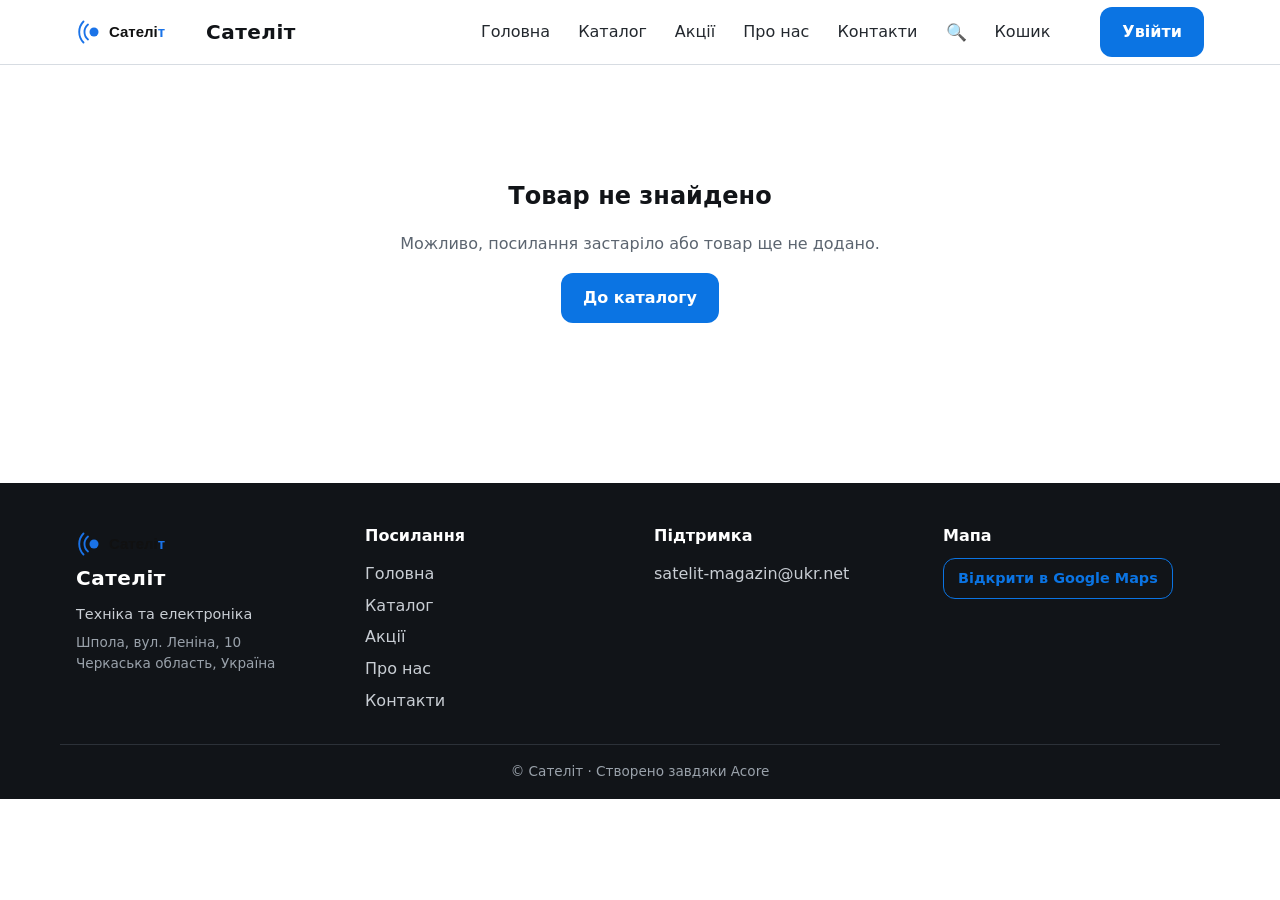
<file: product.html>
<!DOCTYPE html>
<html lang="uk">
<head>
  <meta charset="UTF-8">
  <meta name="viewport" content="width=device-width, initial-scale=1.0">
  <title>Товар — Сателіт | Техніка та електроніка у Шполі</title>
  <meta name="description" content="Сторінка товару магазину «Сателіт» (Шпола). Опис, ціна у гривнях, додавання в кошик.">
  <link rel="icon" href="assets/logo.svg" type="image/png">
  <meta property="og:title" content="Товар — Сателіт">
  <meta property="og:description" content="Техніка та електроніка від магазину «Сателіт» у Шполі.">
  <meta property="og:type" content="website">
  <meta property="og:image" content="assets/logo.svg">
  <meta property="og:locale" content="uk_UA">
  <link rel="stylesheet" href="style.css">
  <script type="module" src="app.js"></script>
</head>
<body>
  <div id="header-mount"></div>

  <main class="container section">
    <div id="product-view"><!-- рендериться зі script нижче --></div>
  </main>

  <div id="footer-mount"></div>

  <script type="module">
    import { getProductById, formatPrice, getCategoryName } from "./products.js";
    import { addToCart, updateCartBadge } from "./app.js";

    const view = document.getElementById("product-view");
    const id = new URLSearchParams(location.search).get("id");
    const product = id ? await getProductById(id) : null;

    if (!product) {
      view.innerHTML = `
        <div class="empty-state">
          <h2>Товар не знайдено</h2>
          <p>Можливо, посилання застаріло або товар ще не додано.</p>
          <a href="catalog.html" class="btn btn-primary" style="margin-top:16px;">До каталогу</a>
        </div>`;
    } else {
      const isDemo = String(product.id).startsWith("demo-");
      view.innerHTML = `
        <p><a href="catalog.html" class="nav-link" style="padding-left:0;">← Назад до каталогу</a></p>
        ${isDemo ? '<div class="demo-note">Увага: це демонстраційна картка («Приклад»). Реальні товари ще не додані.</div>' : ""}
        <div class="product-detail">
          <div class="product-media product-detail-media">
            <img src="${product.image}" alt="${product.name}">
            ${product.sale ? '<span class="badge badge-sale">Акція</span>' : ""}
          </div>
          <div class="product-detail-info">
            <p class="product-category">${getCategoryName(product.category)}</p>
            <h1 class="section-title" style="margin-bottom:8px;">${product.name}</h1>
            <p class="product-desc" style="-webkit-line-clamp:unset;">${product.description}</p>
            <p class="product-price" style="font-size:1.6rem;margin:16px 0;">${formatPrice(product.price)}</p>
            <button class="btn btn-primary btn-lg" id="detail-add">Додати в кошик</button>
          </div>
        </div>`;
      document.getElementById("detail-add").addEventListener("click", (e) => {
        addToCart(product);
        updateCartBadge();
        e.target.textContent = "Додано ✓";
        setTimeout(() => (e.target.textContent = "Додати в кошик"), 1200);
      });
      document.title = `${product.name} — Сателіт`;
    }
  </script>
</body>
</html>
</file>
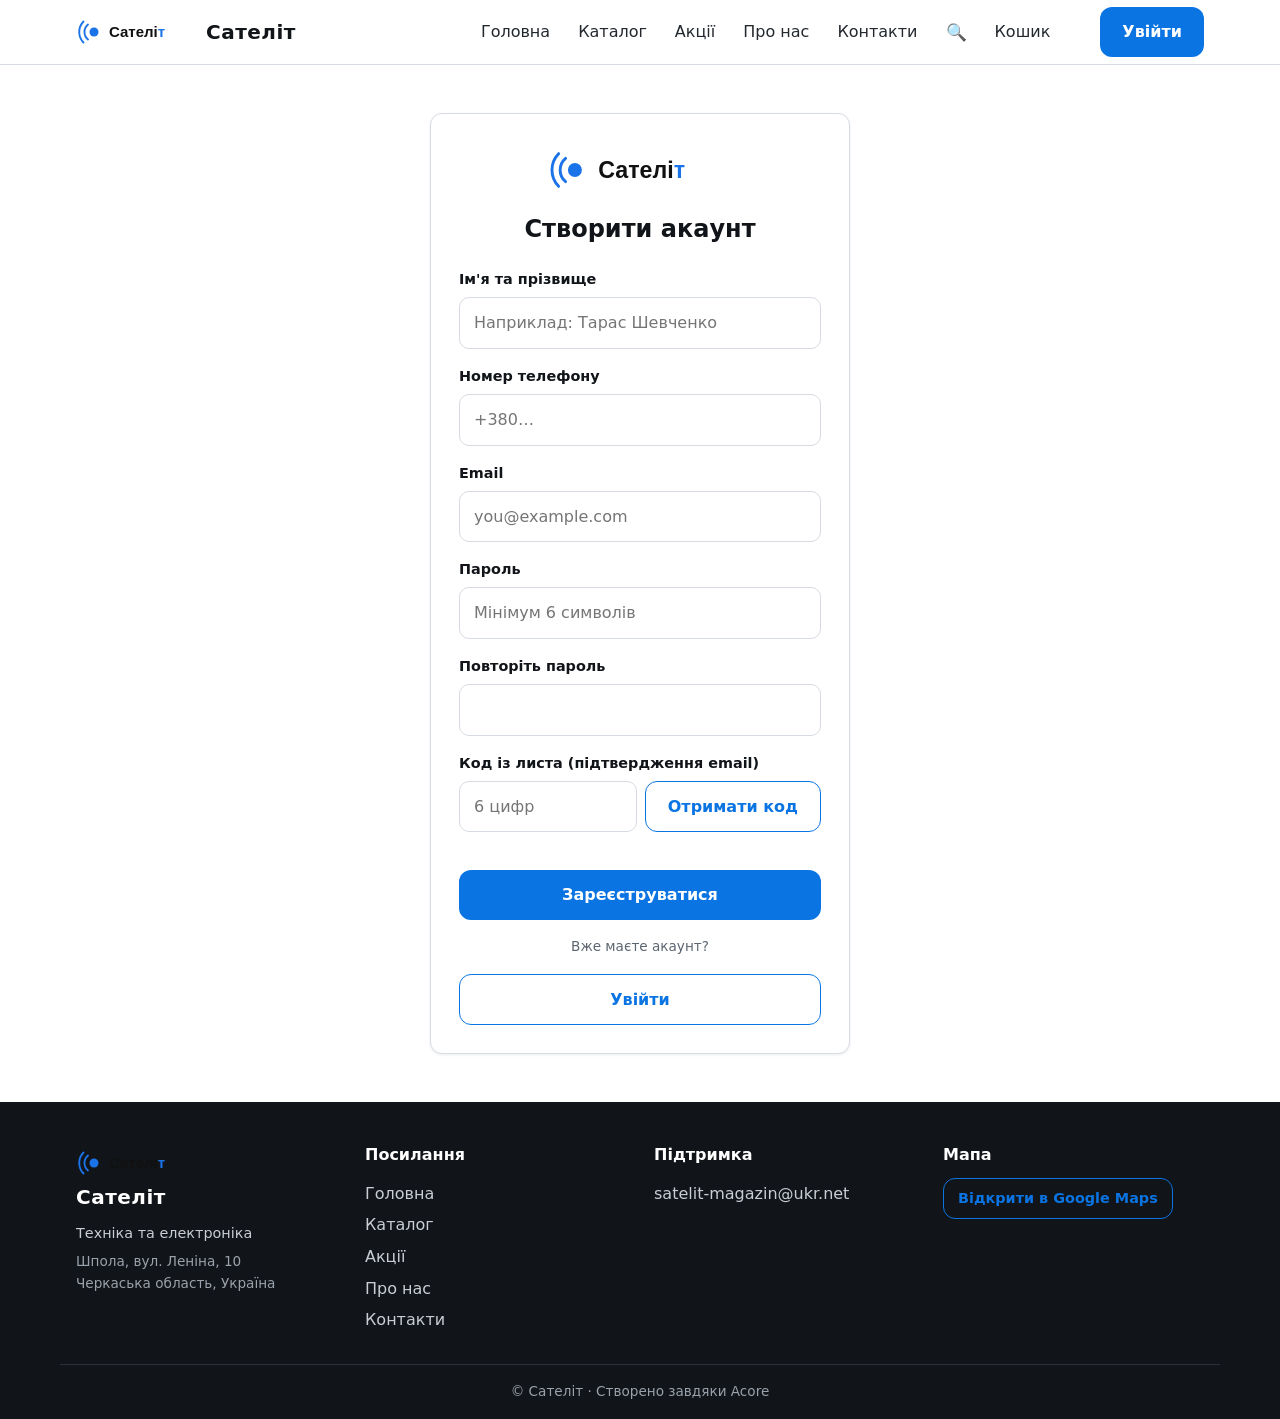
<file: register.html>
<!DOCTYPE html>
<html lang="uk">
<head>
  <meta charset="UTF-8">
  <meta name="viewport" content="width=device-width, initial-scale=1.0">
  <title>Створити акаунт — Сателіт</title>
  <meta name="description" content="Реєстрація акаунта в магазині «Сателіт» за email, паролем та одноразовим кодом.">
  <link rel="icon" href="assets/logo.svg" type="image/svg+xml">
  <link rel="stylesheet" href="style.css">
  <script type="module" src="app.js"></script>
</head>
<body>
  <div id="header-mount"></div>

  <main class="container">
    <div class="form-card">
      <img src="assets/logo.svg" alt="Логотип Сателіт" style="height:56px;margin:0 auto 12px;">
      <h1>Створити акаунт</h1>

      <form id="register-form" novalidate>
        <div class="field">
          <label for="reg-name">Ім'я та прізвище</label>
          <input type="text" id="reg-name" autocomplete="name" required placeholder="Наприклад: Тарас Шевченко">
        </div>
        <div class="field">
          <label for="reg-phone">Номер телефону</label>
          <input type="tel" id="reg-phone" autocomplete="tel" required placeholder="+380…">
        </div>
        <div class="field">
          <label for="email">Email</label>
          <input type="email" id="email" autocomplete="email" required placeholder="you@example.com">
        </div>
        <div class="field">
          <label for="password">Пароль</label>
          <input type="password" id="password" autocomplete="new-password" required placeholder="Мінімум 6 символів">
        </div>
        <div class="field">
          <label for="password2">Повторіть пароль</label>
          <input type="password" id="password2" autocomplete="new-password" required>
        </div>
        <div class="field">
          <label for="otp-code">Код із листа (підтвердження email)</label>
          <div style="display:flex;gap:8px;">
            <input type="text" id="otp-code" inputmode="numeric" autocomplete="one-time-code"
                   maxlength="6" pattern="[0-9]*" required placeholder="6 цифр" style="flex:1;">
            <button type="button" class="btn btn-outline" id="send-code-btn" style="white-space:nowrap;">Отримати код</button>
          </div>
          <p class="success-text" id="code-sent-note" hidden></p>
        </div>
        <p class="error-text" id="reg-error" role="alert"></p>
        <button type="submit" class="btn btn-primary btn-block">Зареєструватися</button>
      </form>

      <p class="divider">Вже маєте акаунт?</p>
      <a class="btn btn-outline btn-block" href="login.html">Увійти</a>
    </div>
  </main>

  <div id="footer-mount"></div>

  <script type="module">
    import { requestCode, registerUser, translateAuthError } from "./auth.js";

    const errEl = document.getElementById("reg-error");
    const codeNote = document.getElementById("code-sent-note");
    const sendBtn = document.getElementById("send-code-btn");

    // Надсилання одноразового коду на email
    sendBtn.addEventListener("click", async () => {
      errEl.textContent = "";
      codeNote.hidden = true;
      const email = document.getElementById("email").value.trim();
      if (!/^[^@\s]+@[^@\s]+\.[^@\s]+$/.test(email)) {
        errEl.textContent = "Спершу вкажіть коректний email.";
        return;
      }
      sendBtn.disabled = true;
      sendBtn.textContent = "Надсилаю…";
      try {
        const res = await requestCode(email, "register");
        codeNote.hidden = false;
        codeNote.textContent = res.demoCode
          ? `Демо-режим (SMTP не налаштовано). Ваш тестовий код: ${res.demoCode}`
          : "Код надіслано на вашу пошту. Перевірте листи (і теку «Спам»).";
        document.getElementById("otp-code").focus();
      } catch (err) {
        errEl.textContent = translateAuthError(err);
      } finally {
        sendBtn.disabled = false;
        sendBtn.textContent = "Отримати код";
      }
    });

    document.getElementById("register-form").addEventListener("submit", async (e) => {
      e.preventDefault();
      errEl.textContent = "";
      const name = document.getElementById("reg-name").value.trim();
      const phone = document.getElementById("reg-phone").value.trim();
      const email = document.getElementById("email").value.trim();
      const password = document.getElementById("password").value;
      const password2 = document.getElementById("password2").value;
      const code = document.getElementById("otp-code").value.trim();

      if (!name || !phone || !email || !password) { errEl.textContent = "Заповніть усі поля."; return; }
      if (name.length < 3 || !name.includes(" ")) { errEl.textContent = "Вкажіть ім'я та прізвище повністю."; return; }
      if (!/^\+?[\d\s()-]{9,}$/.test(phone)) { errEl.textContent = "Вкажіть коректний номер телефону."; return; }
      if (password.length < 6) { errEl.textContent = "Пароль занадто короткий (мінімум 6 символів)."; return; }
      if (password !== password2) { errEl.textContent = "Паролі не збігаються."; return; }
      if (!/^\d{6}$/.test(code)) { errEl.textContent = "Введіть 6-значний код із листа."; return; }

      try {
        await registerUser(email, password, name, phone, code);
        location.href = "account.html";
      } catch (err) {
        errEl.textContent = translateAuthError(err);
      }
    });
  </script>
</body>
</html>
</file>
<file: style.css>
/* ============================================================
   style.css — дизайн сайту «Сателіт»
   Стиль: сучасний мінімалізм, багато повітря.
   Кольори базуються на логотипі: блакитний/синій + чорний
   на білому фоні. Без зайвих градієнтів.
   Mobile-first.
   ============================================================ */

:root {
  --blue: #0b74e3;          /* основний акцент — синій з логотипу */
  --blue-dark: #0a5cbc;
  --blue-light: #e6f1fc;
  --black: #111418;
  --gray-900: #23282e;
  --gray-600: #5c6570;
  --gray-300: #d7dce2;
  --gray-100: #f4f6f8;
  --white: #ffffff;
  --radius: 12px;
  --shadow-sm: 0 1px 3px rgba(17, 20, 24, 0.08);
  --shadow-md: 0 6px 20px rgba(17, 20, 24, 0.10);
  --container: 1160px;
  --font: "Inter", "Segoe UI", system-ui, -apple-system, sans-serif;
}

* { box-sizing: border-box; margin: 0; padding: 0; }

html { scroll-behavior: smooth; }

body {
  font-family: var(--font);
  color: var(--black);
  background: var(--white);
  line-height: 1.6;
  -webkit-font-smoothing: antialiased;
}

img { max-width: 100%; display: block; }

a { color: inherit; text-decoration: none; }

.container {
  width: 100%;
  max-width: var(--container);
  margin: 0 auto;
  padding: 0 16px;
}

/* ---------- Кнопки ---------- */

.btn {
  display: inline-flex;
  align-items: center;
  justify-content: center;
  gap: 8px;
  border: none;
  border-radius: var(--radius);
  font: inherit;
  font-weight: 600;
  cursor: pointer;
  padding: 12px 22px;
  transition: background 0.2s, transform 0.1s, box-shadow 0.2s;
  min-height: 44px; /* зручні великі кнопки на телефоні */
}
.btn:active { transform: scale(0.98); }

.btn-primary { background: var(--blue); color: var(--white); }
.btn-primary:hover { background: var(--blue-dark); box-shadow: var(--shadow-md); }

.btn-outline {
  background: transparent;
  color: var(--blue);
  border: 1.5px solid var(--blue);
}
.btn-outline:hover { background: var(--blue-light); }

.btn-google {
  background: var(--white);
  color: var(--black);
  border: 1.5px solid var(--gray-300);
}
.btn-google:hover { background: var(--gray-100); }

.btn-lg { padding: 15px 30px; font-size: 1.05rem; }
.btn-sm { padding: 8px 14px; min-height: 38px; font-size: 0.9rem; }
.btn-block { width: 100%; }

/* ---------- Header ---------- */

.site-header {
  position: sticky;
  top: 0;
  z-index: 50;
  background: rgba(255, 255, 255, 0.95);
  backdrop-filter: blur(8px);
  border-bottom: 1px solid var(--gray-300);
}

.header-inner {
  display: flex;
  align-items: center;
  justify-content: space-between;
  gap: 16px;
  height: 64px;
}

.brand {
  display: flex;
  align-items: center;
  gap: 10px;
  flex-shrink: 0;
}
.brand-logo { height: 36px; width: auto; }
.brand-name {
  font-size: 1.25rem;
  font-weight: 800;
  letter-spacing: 0.5px;
  color: var(--black);
}

.main-nav {
  display: flex;
  align-items: center;
  gap: 4px;
}

.nav-link {
  padding: 8px 12px;
  border-radius: 8px;
  font-weight: 500;
  color: var(--gray-900);
  transition: background 0.2s, color 0.2s;
  white-space: nowrap;
}
.nav-link:hover { background: var(--blue-light); color: var(--blue); }
.nav-link.active { color: var(--blue); font-weight: 700; }
.nav-icon { font-size: 1.05rem; }

.btn-login { margin-left: 8px; }

.cart-count {
  display: inline-flex;
  align-items: center;
  justify-content: center;
  min-width: 20px;
  height: 20px;
  padding: 0 5px;
  margin-left: 6px;
  border-radius: 999px;
  background: var(--blue);
  color: var(--white);
  font-size: 0.75rem;
  font-weight: 700;
  opacity: 0;
  transition: opacity 0.2s;
}
.cart-count.visible { opacity: 1; }

/* Hamburger (mobile) */
.hamburger {
  display: flex;
  flex-direction: column;
  justify-content: center;
  gap: 5px;
  width: 44px;
  height: 44px;
  padding: 10px;
  background: none;
  border: none;
  cursor: pointer;
}
.hamburger span {
  display: block;
  height: 2px;
  background: var(--black);
  border-radius: 2px;
  transition: transform 0.2s, opacity 0.2s;
}
.hamburger.open span:nth-child(1) { transform: translateY(7px) rotate(45deg); }
.hamburger.open span:nth-child(2) { opacity: 0; }
.hamburger.open span:nth-child(3) { transform: translateY(-7px) rotate(-45deg); }

@media (max-width: 900px) {
  .main-nav {
    position: fixed;
    inset: 64px 0 auto 0;
    flex-direction: column;
    align-items: stretch;
    background: var(--white);
    padding: 12px 16px 20px;
    border-bottom: 1px solid var(--gray-300);
    box-shadow: var(--shadow-md);
    transform: translateY(-130%);
    transition: transform 0.25s ease;
    z-index: 40;
  }
  .main-nav.open { transform: translateY(0); }
  .nav-link { padding: 12px; }
  .btn-login { margin: 8px 0 0; }
}
@media (min-width: 901px) {
  .hamburger { display: none; }
}

/* ---------- Hero ---------- */

.hero {
  padding: 64px 0 72px;
  text-align: center;
}
.hero h1 {
  font-size: clamp(2rem, 5vw, 3.2rem);
  font-weight: 800;
  letter-spacing: -0.5px;
  margin-bottom: 12px;
}
.hero h1 .accent { color: var(--blue); }
.hero p {
  color: var(--gray-600);
  font-size: clamp(1rem, 2.5vw, 1.25rem);
  margin-bottom: 28px;
}

/* ---------- Секції ---------- */

.section { padding: 48px 0; }
.section-alt { background: var(--gray-100); }

.section-title {
  font-size: clamp(1.4rem, 3vw, 1.9rem);
  font-weight: 800;
  margin-bottom: 24px;
}

/* Категорії */
.category-grid {
  display: grid;
  grid-template-columns: repeat(auto-fill, minmax(150px, 1fr));
  gap: 14px;
}
.category-card {
  display: flex;
  flex-direction: column;
  align-items: center;
  justify-content: center;
  gap: 8px;
  padding: 22px 12px;
  background: var(--white);
  border: 1px solid var(--gray-300);
  border-radius: var(--radius);
  font-weight: 600;
  transition: border-color 0.2s, box-shadow 0.2s, transform 0.2s;
  text-align: center;
}
.category-card:hover {
  border-color: var(--blue);
  box-shadow: var(--shadow-md);
  transform: translateY(-2px);
}
.category-card .cat-icon { font-size: 1.7rem; }

/* Картки товарів */
.product-grid {
  display: grid;
  grid-template-columns: repeat(auto-fill, minmax(230px, 1fr));
  gap: 18px;
}
@media (max-width: 560px) {
  .product-grid { grid-template-columns: repeat(2, 1fr); gap: 12px; }
}
@media (max-width: 380px) {
  .product-grid { grid-template-columns: 1fr; }
}

.product-card {
  background: var(--white);
  border: 1px solid var(--gray-300);
  border-radius: var(--radius);
  overflow: hidden;
  display: flex;
  flex-direction: column;
  transition: box-shadow 0.2s, transform 0.2s;
}
.product-card:hover { box-shadow: var(--shadow-md); transform: translateY(-3px); }

.product-media {
  position: relative;
  background: var(--gray-100);
  aspect-ratio: 4 / 3;
}
.product-media img { width: 100%; height: 100%; object-fit: contain; padding: 12px; }

.badge {
  position: absolute;
  top: 10px;
  left: 10px;
  padding: 3px 10px;
  border-radius: 999px;
  font-size: 0.75rem;
  font-weight: 700;
}
.badge-sale { background: var(--blue); color: var(--white); }

.product-info {
  padding: 14px;
  display: flex;
  flex-direction: column;
  gap: 6px;
  flex: 1;
}
.product-name { font-weight: 700; line-height: 1.35; }
.product-name:hover { color: var(--blue); }
.product-desc {
  font-size: 0.85rem;
  color: var(--gray-600);
  flex: 1;
  display: -webkit-box;
  -webkit-line-clamp: 2;
  -webkit-box-orient: vertical;
  overflow: hidden;
}
.product-row {
  display: flex;
  align-items: center;
  justify-content: space-between;
  gap: 8px;
  margin-top: 6px;
}
.product-price { font-weight: 800; font-size: 1.05rem; color: var(--black); }

/* Переваги */
.features-grid {
  display: grid;
  grid-template-columns: repeat(auto-fit, minmax(220px, 1fr));
  gap: 16px;
}
.feature {
  background: var(--white);
  border: 1px solid var(--gray-300);
  border-radius: var(--radius);
  padding: 22px;
}
.feature .feat-icon { font-size: 1.6rem; margin-bottom: 8px; }
.feature h3 { font-size: 1.05rem; margin-bottom: 4px; }
.feature p { font-size: 0.9rem; color: var(--gray-600); }

/* Відгуки / CTA-блоки */
.cta-box {
  background: var(--blue-light);
  border-radius: var(--radius);
  padding: 32px 24px;
  text-align: center;
}
.cta-box h2 { margin-bottom: 8px; }
.cta-box p { color: var(--gray-600); margin-bottom: 18px; }

/* ---------- Форми ---------- */

.form-card {
  max-width: 420px;
  margin: 48px auto;
  background: var(--white);
  border: 1px solid var(--gray-300);
  border-radius: var(--radius);
  padding: 28px;
  box-shadow: var(--shadow-sm);
}
.form-card h1 { font-size: 1.5rem; margin-bottom: 20px; text-align: center; }

.field { margin-bottom: 16px; }
.field label {
  display: block;
  font-size: 0.9rem;
  font-weight: 600;
  margin-bottom: 6px;
}
.field input,
.field select,
.field textarea {
  width: 100%;
  padding: 12px 14px;
  border: 1.5px solid var(--gray-300);
  border-radius: 10px;
  font: inherit;
  background: var(--white);
  transition: border-color 0.2s;
  min-height: 44px;
}
.field input:focus,
.field select:focus,
.field textarea:focus {
  outline: none;
  border-color: var(--blue);
}

.error-text {
  color: #c62828;
  font-size: 0.88rem;
  margin: 8px 0;
  min-height: 1em;
}
.success-text { color: #2e7d32; font-size: 0.88rem; margin: 8px 0; }

.divider {
  text-align: center;
  color: var(--gray-600);
  font-size: 0.85rem;
  margin: 16px 0;
}

.google-btn-icon { width: 18px; height: 18px; }

/* ---------- Таблиці (кошик) ---------- */

.cart-table { width: 100%; border-collapse: collapse; }
.cart-table th,
.cart-table td {
  padding: 12px 8px;
  border-bottom: 1px solid var(--gray-300);
  text-align: left;
  vertical-align: middle;
}
.qty-controls {
  display: inline-flex;
  align-items: center;
  gap: 10px;
}
.qty-btn {
  width: 34px;
  height: 34px;
  border: 1px solid var(--gray-300);
  border-radius: 8px;
  background: var(--white);
  font-size: 1.1rem;
  cursor: pointer;
}
.qty-btn:hover { border-color: var(--blue); color: var(--blue); }

.cart-summary {
  display: flex;
  flex-direction: column;
  align-items: flex-end;
  gap: 14px;
  margin-top: 24px;
}
.cart-total { font-size: 1.3rem; font-weight: 800; }

.empty-state {
  text-align: center;
  padding: 64px 16px;
  color: var(--gray-600);
}
.empty-state h2 { color: var(--black); margin-bottom: 16px; }

/* ---------- Footer ---------- */

.site-footer {
  background: var(--black);
  color: var(--white);
  margin-top: 48px;
  padding: 40px 0 0;
}
.footer-inner {
  display: grid;
  grid-template-columns: repeat(auto-fit, minmax(200px, 1fr));
  gap: 28px;
  padding-bottom: 28px;
}
.footer-col a:not(.btn) {
  display: block;
  color: #c9ced4;
  padding: 3px 0;
  transition: color 0.2s;
}
.footer-col a:not(.btn):hover { color: var(--white); }
.footer-title { font-weight: 700; margin-bottom: 10px; }
.footer-tagline { color: #c9ced4; font-size: 0.9rem; margin-top: 6px; }
.footer-address { color: #9aa2ab; font-size: 0.85rem; margin-top: 6px; }
.brand-footer .brand-name { color: var(--white); }
.footer-bottom {
  border-top: 1px solid #2c3138;
  padding: 16px;
  text-align: center;
  color: #9aa2ab;
  font-size: 0.85rem;
}

/* ---------- Сторінки: товар / каталог / checkout ---------- */

.catalog-toolbar {
  display: grid;
  grid-template-columns: 1fr;
  gap: 10px;
  margin-bottom: 24px;
}
@media (min-width: 700px) {
  .catalog-toolbar { grid-template-columns: 2fr 1fr 1fr; }
}
.field-input {
  width: 100%;
  padding: 12px 14px;
  border: 1.5px solid var(--gray-300);
  border-radius: 10px;
  font: inherit;
  background: var(--white);
  min-height: 44px;
}
.field-input:focus { outline: none; border-color: var(--blue); }

.product-detail {
  display: grid;
  grid-template-columns: 1fr;
  gap: 24px;
  margin-top: 16px;
}
@media (min-width: 800px) {
  .product-detail { grid-template-columns: 1fr 1fr; align-items: start; }
}
.product-detail-media { aspect-ratio: 4 / 3; border: 1px solid var(--gray-300); border-radius: var(--radius); }
.product-category { color: var(--blue); font-weight: 600; font-size: 0.9rem; }

.radio-row {
  display: flex;
  align-items: center;
  gap: 10px;
  padding: 10px 12px;
  border: 1px solid var(--gray-300);
  border-radius: 10px;
  margin-bottom: 8px;
  cursor: pointer;
  transition: border-color 0.2s, background 0.2s;
}
.radio-row:hover { border-color: var(--blue); }
.radio-row input { width: 18px; height: 18px; accent-color: var(--blue); }

/* ---------- Сторінки: contacts / account ---------- */

.info-list li {
  list-style: none;
  padding: 8px 0;
  border-bottom: 1px dashed var(--gray-300);
}
.info-list strong { display: inline-block; min-width: 140px; color: var(--gray-600); font-weight: 600; }

/* Демо-зауваження на сторінках */
.demo-note {
  background: #fff8e1;
  border: 1px solid #f2d98c;
  color: #7a5d00;
  border-radius: 10px;
  padding: 10px 14px;
  font-size: 0.85rem;
  margin: 14px 0;
}

/* ---------- Мапа Google (контакти + головна) ---------- */
.map-wrap {
  margin-top: 28px;
  border-radius: 14px;
  overflow: hidden;
  box-shadow: 0 2px 12px rgba(0, 0, 0, 0.08);
  border: 1px solid #e3e7ec;
}
.map-frame {
  display: block;
  width: 100%;
}
</file>
